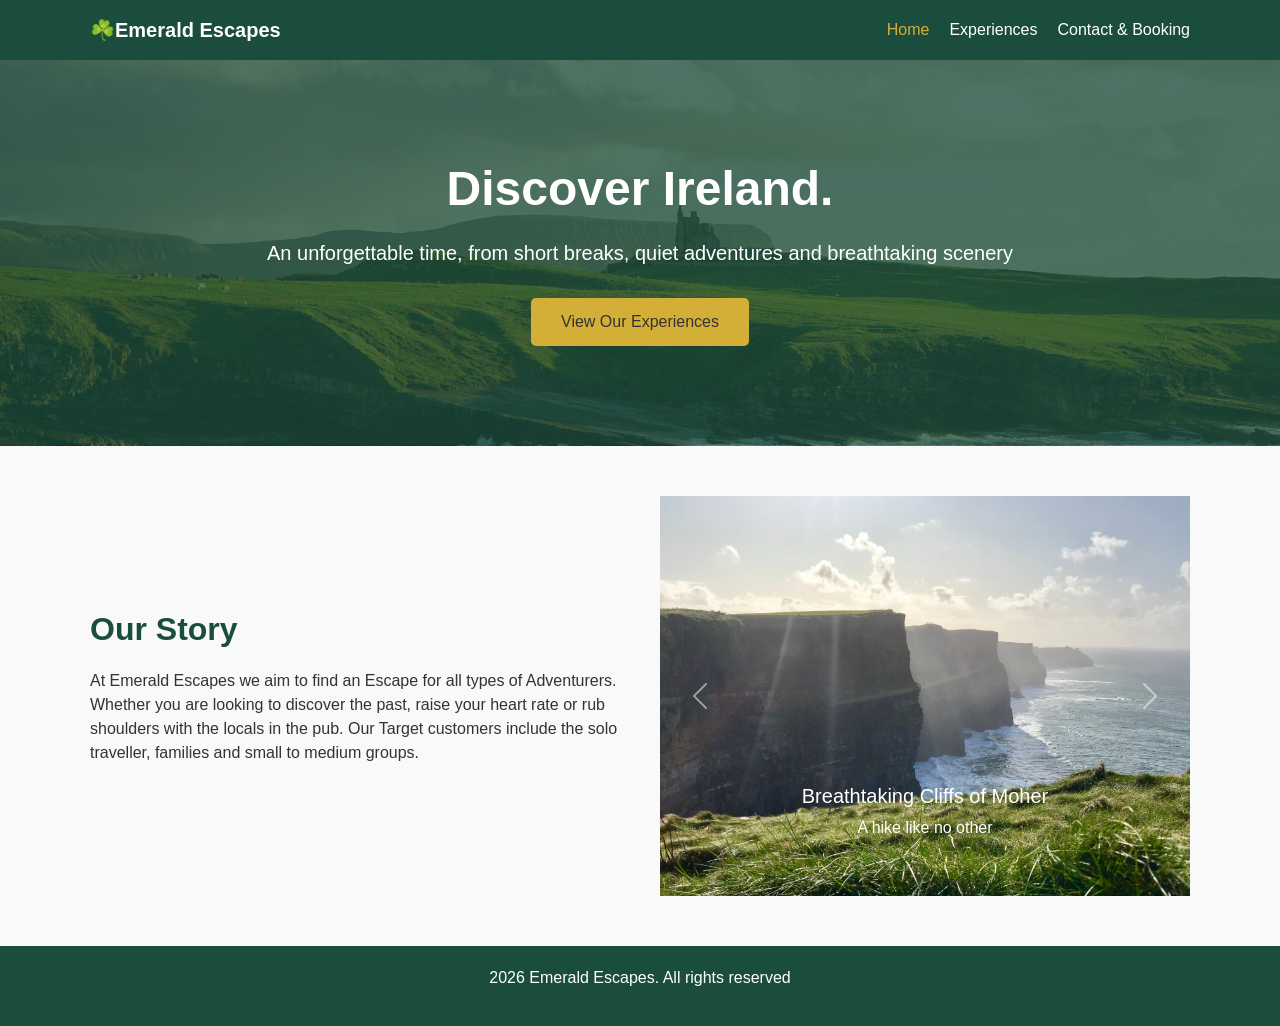
<file: index.html>
<!DOCTYPE html>
<html lang="en">
<head>
    <meta charset="UTF-8">
    <meta name="viewport" content="width=device-width, initial-scale=1.0">
    <title>Emerald Escapes Home</title>
    <!-- bootstrap css -->
    <link href="https://cdn.jsdelivr.net/npm/bootstrap@5.3.0/dist/css/bootstrap.min.css" rel="stylesheet">
    <script src="https://cdn.jsdelivr.net/npm/bootstrap@5.3.0/dist/js/bootstrap.bundle.min.js"></script>
    <script src="script.js" defer></script>
    <link rel="stylesheet" href="style.css">
</head>
<body>
<!-- Navigation bar-->
    <nav class="navbar">
        <div class="navbarContainer">
            <a class="logo" href="index.html"><span>☘&#xFE0F;</span><span>Emerald Escapes</span></a>
            <ul class="pageLinks">
                <li><a class="active" href="index.html">Home</a></li>
                <li><a href="experiences.html">Experiences</a></li>
                <li><a href="contact.html">Contact & Booking</a></li>
            </ul>

        </div>
    </nav>

<!-- banner -->
    <header class="banner">
        <div>
            <h1>Discover Ireland.</h1>
            <p>An unforgettable time, from short breaks, quiet adventures and breathtaking scenery</p>
            <a href="experiences.html" class="experienceButton">View Our Experiences</a>
        </div>
    </header>


    <!-- Main Section -->
    <main class="main">
        <section class="mainSection">
            <div>
                <h2 class="mainSectionTitle">Our Story</h2>
                <p>At Emerald Escapes we aim to find an Escape for all types of Adventurers. Whether you are looking to discover the past, raise  your heart rate or rub shoulders with the
                 locals in the pub.

                    Our Target customers include the solo traveller, families and small to medium groups.
                </p>
            </div>
            <div>

                <!--Carousel  example adapted from https://getbootstrap.com/docs/5.0/components/carousel/ -->
                <div id="featuredCarousel" class="carousel slide carousel-fade" data-bs-ride="carousel">
                    <div class="carousel-inner">
                        <div class="carousel-item active">
                            <a href="experiences.html" class="slideLink">
                                <img src="images/CliffsMoher.jpg" class="d-block w-100 carouselImage" alt="Cliffs of Moher on the Clare coast">
                                <div class="carousel-caption d-none d-md-block">
                                    <h5>Breathtaking Cliffs of Moher</h5>
                                    <p>A hike like no other</p>
                                </div>
                            </a>
                        </div>
                        <div class="carousel-item">
                            <a href="experiences.html" class="slideLink">
                                <img src="images/Kayaking.jpg" class="d-block w-100 carouselImage" alt="Kayaking off the Coast">
                                <div class="carousel-caption d-none d-md-block">
                                    <h5>Sea Kayaking</h5>
                                    <p>Kayak the wild Atlantic coast</p>
                                </div>
                            </a>
                        </div>
                        <div class="carousel-item">
                            <a href="experiences.html" class="slideLink">
                                <img src="images/AranIsland.jpg" class="d-block w-100 carouselImage" alt="Aran Island">
                                <div class="carousel-caption d-none d-md-block">
                                    <h5>Aran Islands</h5>
                                    <p>Meet the real rural Ireland</p>
                                </div>
                            </a>
                        </div>
                    </div>
                    <button class="carousel-control-prev" type="button" data-bs-target="#featuredCarousel" data-bs-slide="prev">
                        <span class="carousel-control-prev-icon" aria-hidden="true"></span>
                        <span class="visually-hidden">Previous</span>
                    </button>
                    <button class="carousel-control-next" type="button" data-bs-target="#featuredCarousel" data-bs-slide="next">
                        <span class="carousel-control-next-icon" aria-hidden="true"></span>
                        <span class="visually-hidden">Next</span>
                    </button>
                </div>

            </div>
        </section>
    </main>

    <footer class="footer">
       <p>2026 Emerald Escapes. All rights reserved</p>
    </footer>

</body>
</html>
</file>
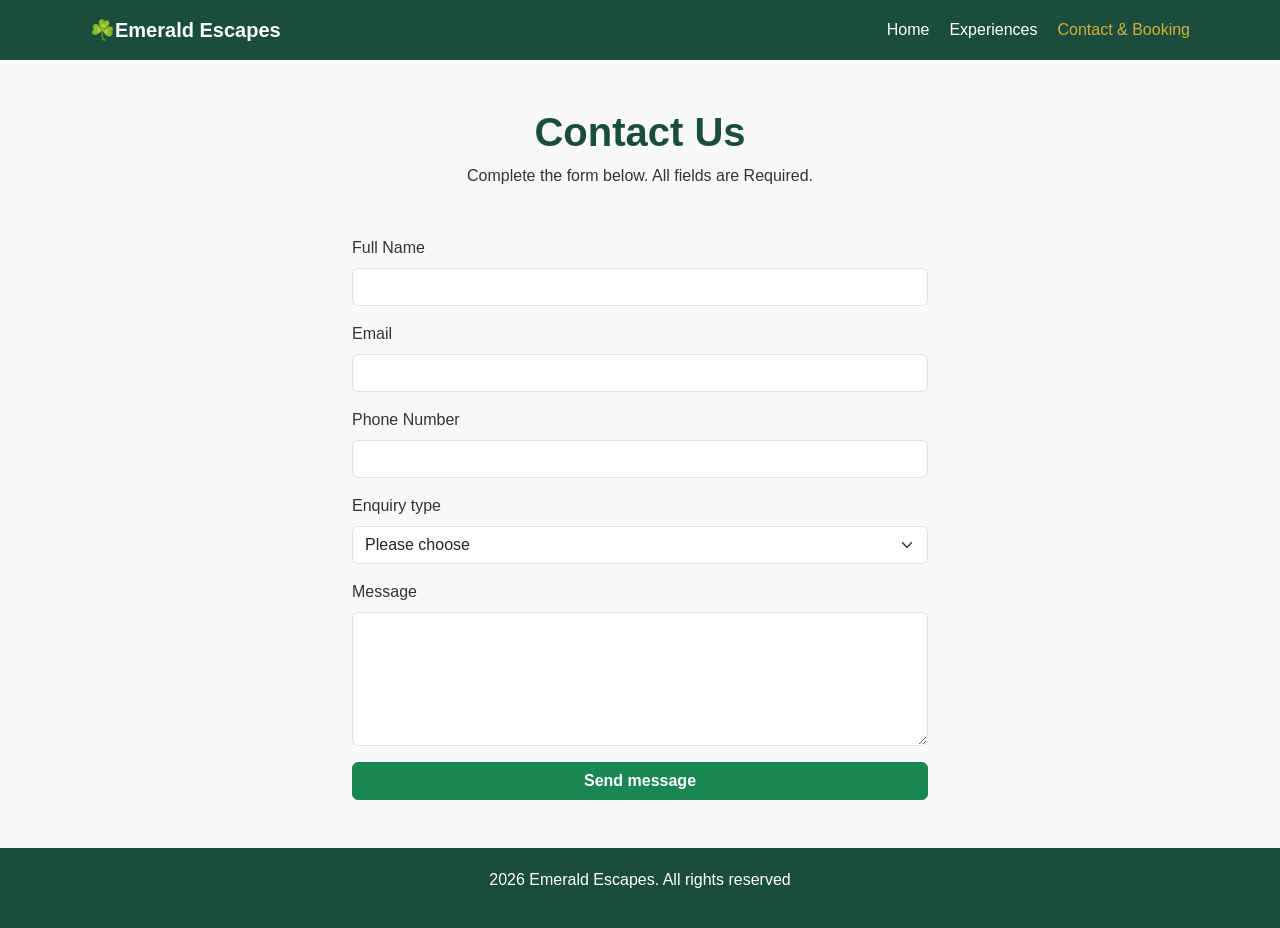
<file: contact.html>
<!--//https://getbootstrap.com/docs/4.3/components/forms/
//https://getbootstrap.com/docs/4.3/components/buttons/ -->

<!DOCTYPE html>
<html lang="en">
<head>
    <meta charset="UTF-8">
    <meta name="viewport" content="width=device-width, initial-scale=1.0">
    <title>Emerald Escapes - Contact & Booking</title>
    <link href="https://cdn.jsdelivr.net/npm/bootstrap@5.3.0/dist/css/bootstrap.min.css" rel="stylesheet">
    <script src="script.js" defer></script>
    <link rel="stylesheet" href="style.css">
</head>
<body>
<!-- Navigation bar-->
<nav class="navbar">
    <div class="navbarContainer">
        <a class="logo" href="index.html"><span>☘&#xFE0F;</span><span>Emerald Escapes</span></a>
        <ul class="pageLinks">
            <li><a  href="index.html">Home</a></li>
            <li><a href="experiences.html">Experiences</a></li>
            <li><a class="active" href="contact.html">Contact & Booking</a></li>
        </ul>
    </div>
</nav>
<header class="container text-center my-5">
    <h1 class="fw-bold" style="color: #1b4d3e;">Contact Us</h1>
    <p>Complete the form below. All fields are Required.</p>
</header>

<main class ="container my-5" style="max-width: 600px;">


    <form id="contactForm" novalidate>
        <div class="mb-3">
            <label for="fullName" class="form-label" >Full Name</label>
            <input type= "text" class="form-control" id="fullName" autocomplete="name" required>
        </div>
        <div class="mb-3">
            <label for="email" class="form-label" >Email</label>
            <input type="email" class="form-control" id="email" autocomplete="email" required>
        </div>
        <div class="mb-3">
            <label for="phone" class="form-label">Phone Number</label>
            <input type="tel" class="form-control" id="phone" autocomplete="tel" required>
        </div>
        <div class="mb-3">
        <label for="enquiry" class="form-label" >Enquiry type</label>
            <select id="enquiry" class="form-select" name="enquiry" required>
                <option value=""> Please choose </option>
                <option value="booking"> Booking </option>
                <option value="general"> General Information </option>
                <option value="payment"> Payment </option>
                <option value="other"> Other </option>
            </select>
        </div>
        <div class="mb-3">
        <label for="message" class="form-label" >Message</label>
        <textarea id="message" class="form-control" name="message" rows="5" required></textarea>
        </div>

        <div class="mb-3">
        <button type="submit" class="btn btn-success fw-bold w-100">Send message</button>
        </div>

    </form>
    <p id="result"></p>
</main>




<footer class="footer">
    <p>2026 Emerald Escapes. All rights reserved</p>
</footer>

</body>
</html>
</file>
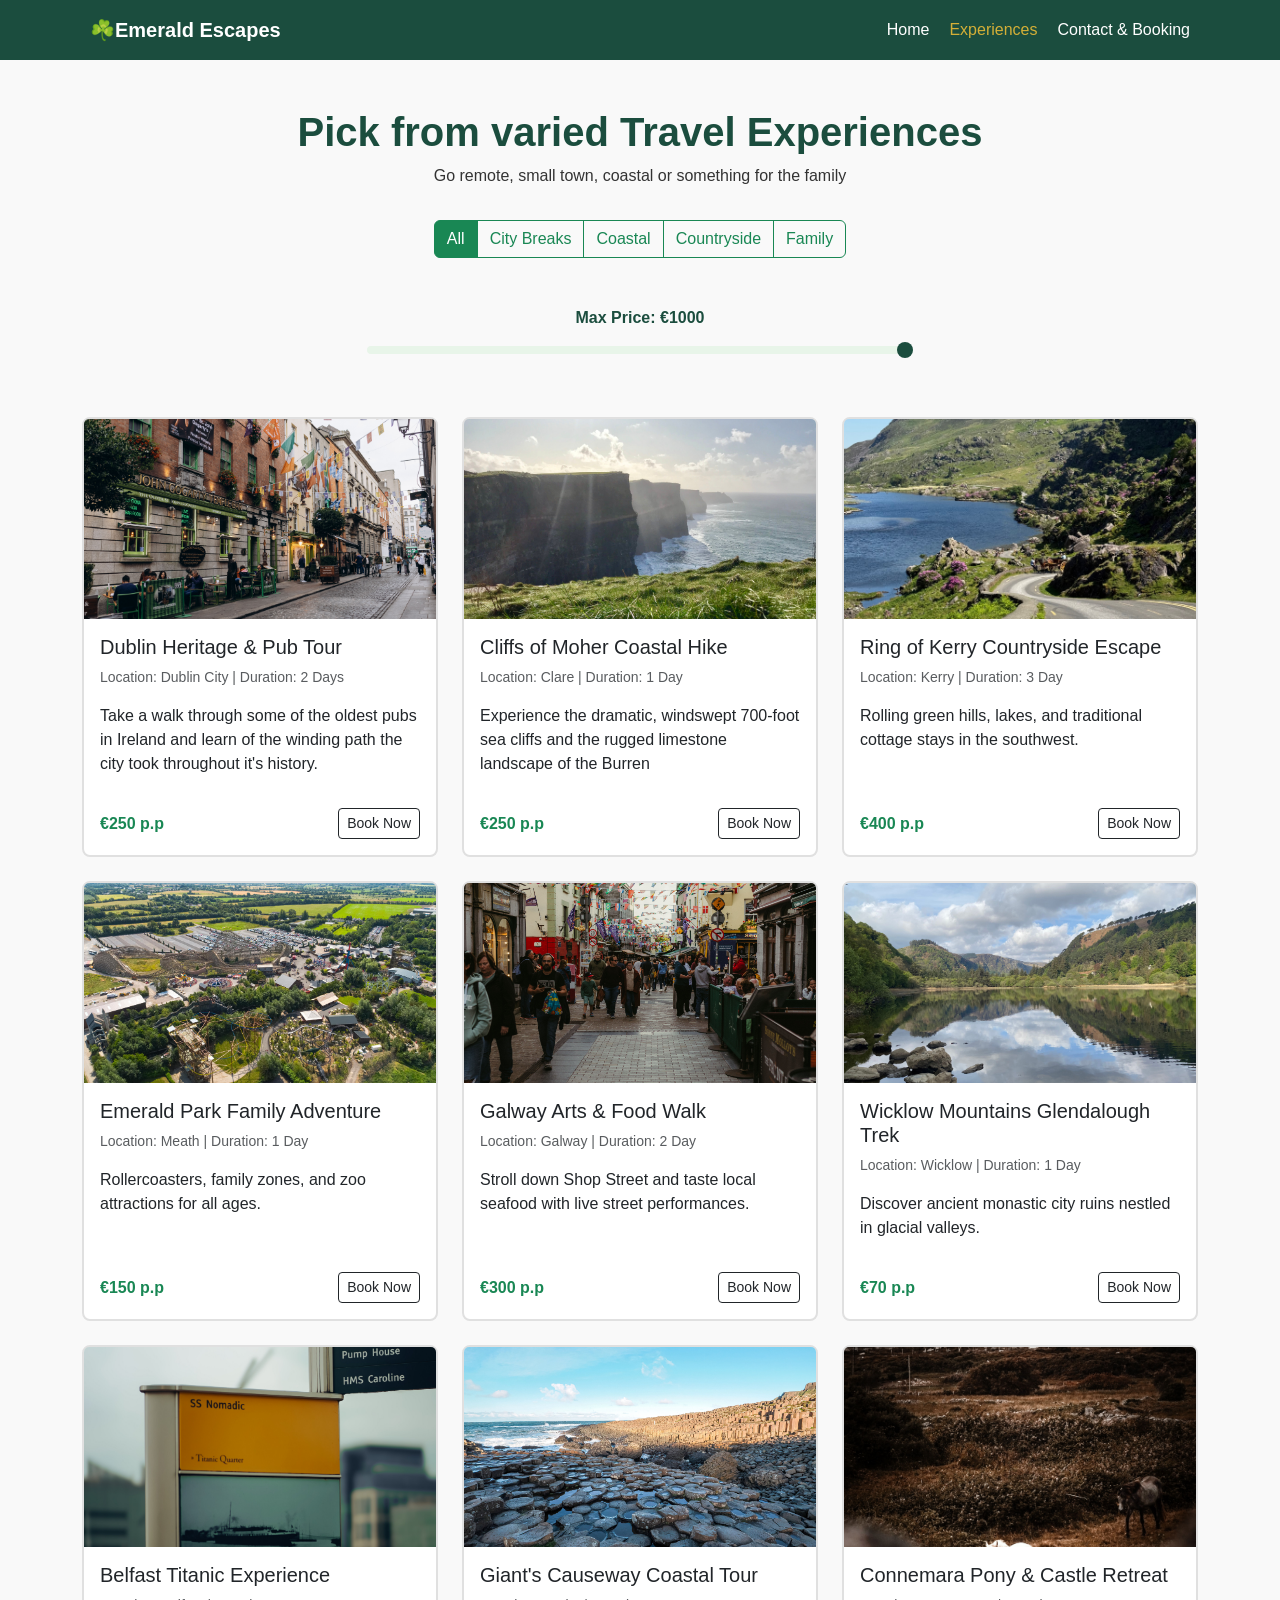
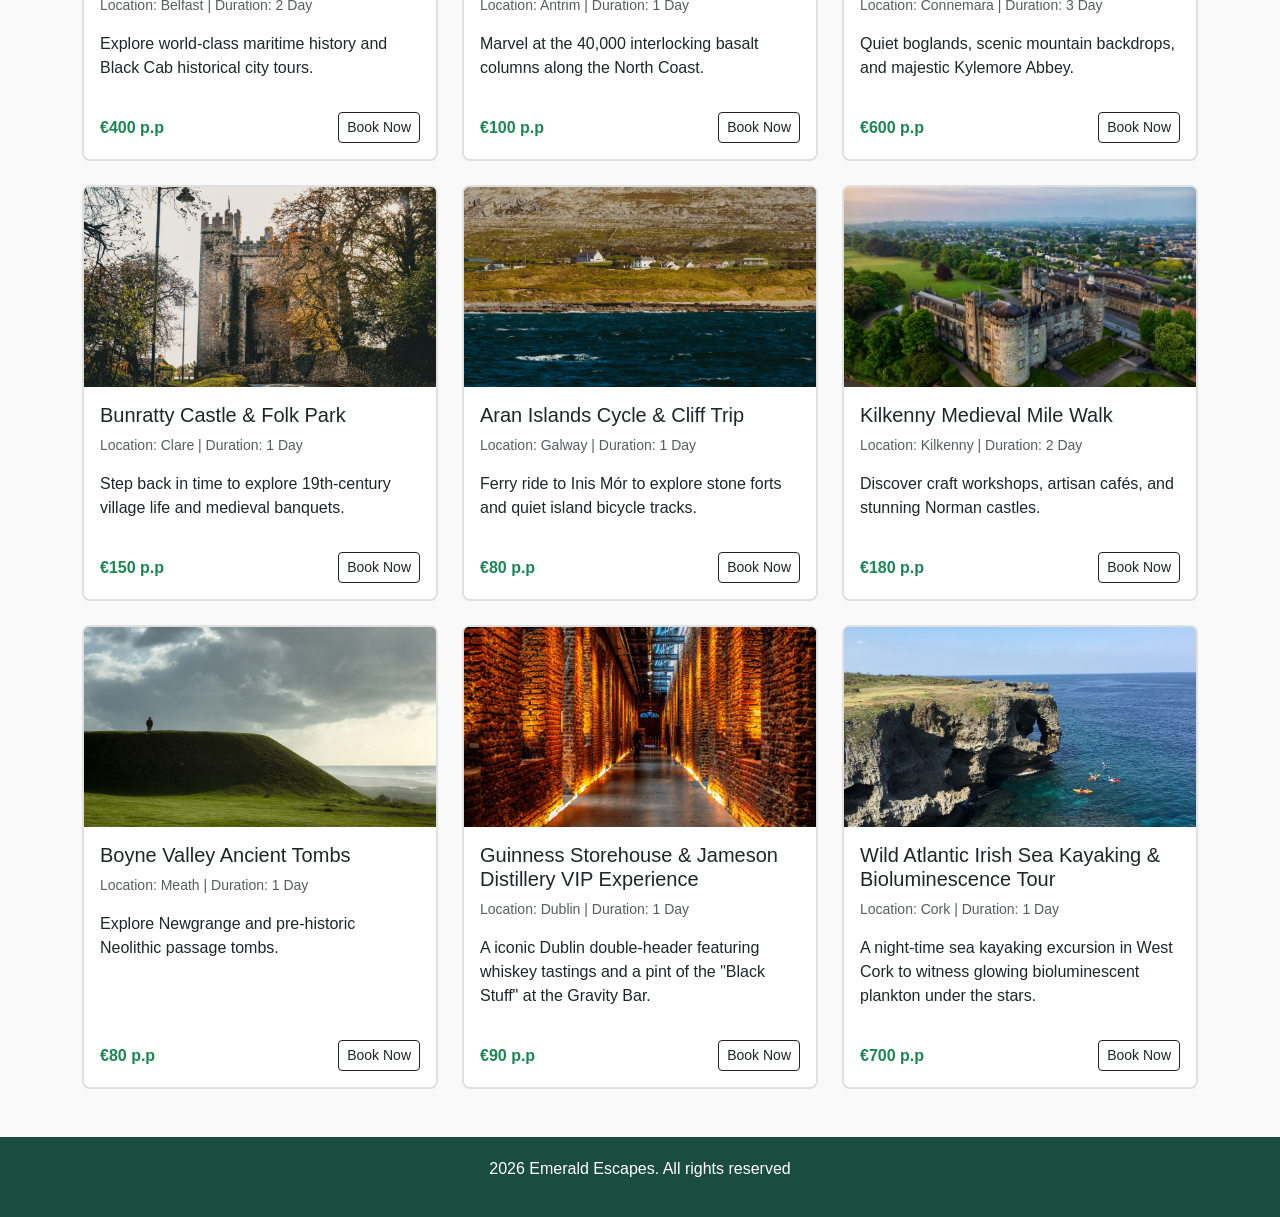
<file: experiences.html>
<!DOCTYPE html>
<html lang="en">
<head>
    <meta charset="UTF-8">
    <meta name="viewport" content="width=device-width, initial-scale=1.0">
    <title>Emerald Escapes - Experiences</title>
    <!--load boostrap first before style or waste time chasing BS ghosts -->
    <link href="https://cdn.jsdelivr.net/npm/bootstrap@5.3.0/dist/css/bootstrap.min.css" rel="stylesheet">
    <script src="script.js" defer></script>
    <link rel="stylesheet" href="style.css">


</head>
<body>
    <!-- navigation bar -->
    <nav class="navbar">
        <div class="navbarContainer">
            <a class="logo" href="index.html"><span>☘&#xFE0F;</span><span>Emerald Escapes</span></a>
            <ul class="pageLinks">
                <li><a href="index.html">Home</a></li>
                <li><a class="active" href="experiences.html">Experiences</a></li>
                <li><a href="contact.html">Contact & Booking</a></li>
            </ul>
        </div>
    </nav>
    <!-- header-->
    <header class="container text-center my-5">
        <h1 class="fw-bold" style="color: #1b4d3e;">Pick from varied Travel Experiences</h1>
        <p class="subtext">Go remote, small town, coastal or something for the family</p>

        <!-- Buttons for types of breaks source https://getbootstrap.com/docs/5.0/components/button-group/ -->
        <div class="btn-group mt-3 flex-wrap" role="group" aria-label="Filter Experiences">
            <button type="button" class="btn btn-outline-success active filter-btn" data-filter="all">All</button>
            <button type="button" class="btn btn-outline-success filter-btn" data-filter="city">City Breaks</button>
            <button type="button" class="btn btn-outline-success filter-btn" data-filter="coastal">Coastal</button>
            <button type="button" class="btn btn-outline-success filter-btn" data-filter="countryside">Countryside</button>
            <button type="button" class="btn btn-outline-success filter-btn" data-filter="family">Family</button>
        </div>




    </header>




    <!--example take from https://github.com/mdbootstrap/bootstrap-card-columns and also https://bootstrapexamples.com/@prajwal/responsive-card-grid-->
    <!-- main class to keep cards away from sides  change to containder class as cards appeared too small-->
    <main class="container mb-5">

        <div class="row justify-content-center mb-5">
            <div class="col-md-6 text-center">
                <label for="priceRange" class="form-label fw-bold" style="color: #1b4d3e;">Max Price: €<span id="priceOutput">1000</span></label>
                <input type="range" class="form-range" id="priceRange" min="0" max="1000" step="50" value="1000">
            </div>
        </div>

        <div class="row row-cols-1 row-cols-md-2 row-cols-lg-3 g-4" id="experiences">
            <!--first card in grid // add data for javascript-->
            <div class="col" data-category="city" data-price="250">
                <!-- add h-100 to fill all column height-->
                <div class="card h-100">
                    <img src="images/DublinPub.jpg" class="card-img-top" alt="DublinPub">
                    <!-- flex to match height and get buttons to stick  -->
                    <div class="card-body d-flex flex-column">
                        <h5 class="card-title">Dublin Heritage & Pub Tour</h5>
                        <p class="card-text text-muted small">Location: Dublin City | Duration: 2 Days</p>
                        <p class="card-text">
                            Take a walk through some of the oldest pubs in Ireland and learn of the winding path the city took throughout it's history.
                        </p>
                        <!--price and button https://getbootstrap.com/docs/5.0/utilities/flex/#enable-flex-behaviors -->
                        <div class="mt-auto d-flex justify-content-between align-items-center pt-3">
                        <span class="fw-bold text-success">€250 p.p</span>
                        <a href="contact.html" class="btn btn-sm btn-outline-dark">Book Now</a>
                        </div>
                    </div>
                </div>
            </div>
            <div class="col" data-category="coastal" data-price="250">
                <!-- add h-100 to fill all column height-->
                <div class="card h-100">
                    <img src="images/CliffsMoher.jpg" class="card-img-top" alt="cliffs of Moher">
                    <!-- flex to match height and get buttons to stick  -->
                    <div class="card-body d-flex flex-column">
                        <h5 class="card-title">Cliffs of Moher Coastal Hike</h5>
                        <p class="card-text text-muted small">Location: Clare | Duration: 1 Day</p>
                        <p class="card-text">
                            Experience the dramatic, windswept 700-foot sea cliffs and the rugged limestone landscape of the Burren
                        </p>
                        <!--price and button https://getbootstrap.com/docs/5.0/utilities/flex/#enable-flex-behaviors -->
                        <div class="mt-auto d-flex justify-content-between align-items-center pt-3">
                            <span class="fw-bold text-success">€250 p.p</span>
                            <a href="contact.html" class="btn btn-sm btn-outline-dark">Book Now</a>
                        </div>
                    </div>
                </div>
            </div>
            <div class="col" data-category="countryside" data-price="400">
                <!-- add h-100 to fill all column height-->
                <div class="card h-100">
                    <img src="images/RingOfKerry.jpg" class="card-img-top" alt="Ring of Kerry">
                    <!-- flex to match height and get buttons to stick  -->
                    <div class="card-body d-flex flex-column">
                        <h5 class="card-title">Ring of Kerry Countryside Escape</h5>
                        <p class="card-text text-muted small">Location: Kerry | Duration: 3 Day</p>
                        <p class="card-text">
                            Rolling green hills, lakes, and traditional cottage stays in the southwest.
                        </p>
                        <!--price and button https://getbootstrap.com/docs/5.0/utilities/flex/#enable-flex-behaviors -->
                        <div class="mt-auto d-flex justify-content-between align-items-center pt-3">
                            <span class="fw-bold text-success">€400 p.p</span>
                            <a href="contact.html" class="btn btn-sm btn-outline-dark">Book Now</a>
                        </div>
                    </div>
                </div>
            </div>
            <div class="col" data-category="family" data-price="150">
                <!-- add h-100 to fill all column height-->
                <div class="card h-100">
                    <img src="images/EmeraldPark.jpg" class="card-img-top" alt="Emerald Park">
                    <!-- flex to match height and get buttons to stick  -->
                    <div class="card-body d-flex flex-column">
                        <h5 class="card-title">Emerald Park Family Adventure</h5>
                        <p class="card-text text-muted small">Location: Meath | Duration: 1 Day</p>
                        <p class="card-text">
                            Rollercoasters, family zones, and zoo attractions for all ages.
                        </p>
                        <!--price and button https://getbootstrap.com/docs/5.0/utilities/flex/#enable-flex-behaviors -->
                        <div class="mt-auto d-flex justify-content-between align-items-center pt-3">
                            <span class="fw-bold text-success">€150 p.p</span>
                            <a href="contact.html" class="btn btn-sm btn-outline-dark">Book Now</a>
                        </div>
                    </div>
                </div>
            </div>
            <div class="col" data-category="city" data-price="300">
                <!-- add h-100 to fill all column height-->
                <div class="card h-100">
                    <img src="images/Galway.jpg" class="card-img-top" alt="Galway">
                    <!-- flex to match height and get buttons to stick  -->
                    <div class="card-body d-flex flex-column">
                        <h5 class="card-title">Galway Arts & Food Walk</h5>
                        <p class="card-text text-muted small">Location: Galway | Duration: 2 Day</p>
                        <p class="card-text">
                            Stroll down Shop Street and taste local seafood with live street performances.
                        </p>
                        <!--price and button https://getbootstrap.com/docs/5.0/utilities/flex/#enable-flex-behaviors -->
                        <div class="mt-auto d-flex justify-content-between align-items-center pt-3">
                            <span class="fw-bold text-success">€300 p.p</span>
                            <a href="contact.html" class="btn btn-sm btn-outline-dark">Book Now</a>
                        </div>
                    </div>
                </div>
            </div>
            <div class="col" data-category="countryside" data-price="70">
                <!-- add h-100 to fill all column height-->
                <div class="card h-100">
                    <img src="images/Glendalough.jpg" class="card-img-top" alt="Glendalough">
                    <!-- flex to match height and get buttons to stick  -->
                    <div class="card-body d-flex flex-column">
                        <h5 class="card-title">Wicklow Mountains Glendalough Trek</h5>
                        <p class="card-text text-muted small">Location: Wicklow | Duration: 1 Day</p>
                        <p class="card-text">
                            Discover ancient monastic city ruins nestled in glacial valleys.
                        </p>
                        <!--price and button https://getbootstrap.com/docs/5.0/utilities/flex/#enable-flex-behaviors -->
                        <div class="mt-auto d-flex justify-content-between align-items-center pt-3">
                            <span class="fw-bold text-success">€70 p.p</span>
                            <a href="contact.html" class="btn btn-sm btn-outline-dark">Book Now</a>
                        </div>
                    </div>
                </div>
            </div>
            <div class="col" data-category="city" data-price="400">
                <!-- add h-100 to fill all column height-->
                <div class="card h-100">
                    <img src="images/Titanic.jpg" class="card-img-top" alt="Titanic">
                    <!-- flex to match height and get buttons to stick  -->
                    <div class="card-body d-flex flex-column">
                        <h5 class="card-title">Belfast Titanic Experience</h5>
                        <p class="card-text text-muted small">Location: Belfast | Duration: 2 Day</p>
                        <p class="card-text">
                            Explore world-class maritime history and Black Cab historical city tours.
                        </p>
                        <!--price and button https://getbootstrap.com/docs/5.0/utilities/flex/#enable-flex-behaviors -->
                        <div class="mt-auto d-flex justify-content-between align-items-center pt-3">
                            <span class="fw-bold text-success">€400 p.p</span>
                            <a href="contact.html" class="btn btn-sm btn-outline-dark">Book Now</a>
                        </div>
                    </div>
                </div>
            </div>
            <div class="col" data-category="coastal" data-price="100">
                <!-- add h-100 to fill all column height-->
                <div class="card h-100">
                    <img src="images/GiantsCauseWay.jpg" class="card-img-top" alt="Giants Cause Way">
                    <!-- flex to match height and get buttons to stick  -->
                    <div class="card-body d-flex flex-column">
                        <h5 class="card-title">Giant's Causeway Coastal Tour</h5>
                        <p class="card-text text-muted small">Location: Antrim | Duration: 1 Day</p>
                        <p class="card-text">
                            Marvel at the 40,000 interlocking basalt columns along the North Coast.
                        </p>
                        <!--price and button https://getbootstrap.com/docs/5.0/utilities/flex/#enable-flex-behaviors -->
                        <div class="mt-auto d-flex justify-content-between align-items-center pt-3">
                            <span class="fw-bold text-success">€100 p.p</span>
                            <a href="contact.html" class="btn btn-sm btn-outline-dark">Book Now</a>
                        </div>
                    </div>
                </div>
            </div>
            <div class="col" data-category="countryside" data-price="600">
                <!-- add h-100 to fill all column height-->
                <div class="card h-100">
                    <img src="images/ConnemaraPony.jpg" class="card-img-top" alt="Pony">
                    <!-- flex to match height and get buttons to stick  -->
                    <div class="card-body d-flex flex-column">
                        <h5 class="card-title">Connemara Pony & Castle Retreat</h5>
                        <p class="card-text text-muted small">Location: Connemara | Duration: 3 Day</p>
                        <p class="card-text">
                            Quiet boglands, scenic mountain backdrops, and majestic Kylemore Abbey.
                        </p>
                        <!--price and button https://getbootstrap.com/docs/5.0/utilities/flex/#enable-flex-behaviors -->
                        <div class="mt-auto d-flex justify-content-between align-items-center pt-3">
                            <span class="fw-bold text-success">€600 p.p</span>
                            <a href="contact.html" class="btn btn-sm btn-outline-dark">Book Now</a>
                        </div>
                    </div>
                </div>
            </div>
            <div class="col" data-category="family" data-price="150">
                <!-- add h-100 to fill all column height-->
                <div class="card h-100">
                    <img src="images/BunrattyCastle.jpg" class="card-img-top" alt="Bunratty Castle">
                    <!-- flex to match height and get buttons to stick  -->
                    <div class="card-body d-flex flex-column">
                        <h5 class="card-title">Bunratty Castle & Folk Park</h5>
                        <p class="card-text text-muted small">Location: Clare | Duration: 1 Day</p>
                        <p class="card-text">
                            Step back in time to explore 19th-century village life and medieval banquets.
                        </p>
                        <!--price and button https://getbootstrap.com/docs/5.0/utilities/flex/#enable-flex-behaviors -->
                        <div class="mt-auto d-flex justify-content-between align-items-center pt-3">
                            <span class="fw-bold text-success">€150 p.p</span>
                            <a href="contact.html" class="btn btn-sm btn-outline-dark">Book Now</a>
                        </div>
                    </div>
                </div>
            </div>
            <div class="col" data-category="coastal" data-price="80">
                <!-- add h-100 to fill all column height-->
                <div class="card h-100">
                    <img src="images/AranIsland.jpg" class="card-img-top" alt="Aran Islands">
                    <!-- flex to match height and get buttons to stick  -->
                    <div class="card-body d-flex flex-column">
                        <h5 class="card-title">Aran Islands Cycle & Cliff Trip</h5>
                        <p class="card-text text-muted small">Location: Galway | Duration: 1 Day</p>
                        <p class="card-text">
                            Ferry ride to Inis Mór to explore stone forts and quiet island bicycle tracks.
                        </p>
                        <!--price and button https://getbootstrap.com/docs/5.0/utilities/flex/#enable-flex-behaviors -->
                        <div class="mt-auto d-flex justify-content-between align-items-center pt-3">
                            <span class="fw-bold text-success">€80 p.p</span>
                            <a href="contact.html" class="btn btn-sm btn-outline-dark">Book Now</a>
                        </div>
                    </div>
                </div>
            </div>
            <div class="col" data-category="city" data-price="180">
                <!-- add h-100 to fill all column height-->
                <div class="card h-100">
                    <img src="images/KilkennyCity.jpg" class="card-img-top" alt="Kilkenny">
                    <!-- flex to match height and get buttons to stick  -->
                    <div class="card-body d-flex flex-column">
                        <h5 class="card-title">Kilkenny Medieval Mile Walk</h5>
                        <p class="card-text text-muted small">Location: Kilkenny | Duration: 2 Day</p>
                        <p class="card-text">
                            Discover craft workshops, artisan cafés, and stunning Norman castles.
                        </p>
                        <!--price and button https://getbootstrap.com/docs/5.0/utilities/flex/#enable-flex-behaviors -->
                        <div class="mt-auto d-flex justify-content-between align-items-center pt-3">
                            <span class="fw-bold text-success">€180 p.p</span>
                            <a href="contact.html" class="btn btn-sm btn-outline-dark">Book Now</a>
                        </div>
                    </div>
                </div>
            </div>
            <div class="col" data-category="countryside" data-price="80">
                <!-- add h-100 to fill all column height-->
                <div class="card h-100">
                    <img src="images/BoyneValley.jpg" class="card-img-top" alt="NewGrange">
                    <!-- flex to match height and get buttons to stick  -->
                    <div class="card-body d-flex flex-column">
                        <h5 class="card-title">Boyne Valley Ancient Tombs</h5>
                        <p class="card-text text-muted small">Location: Meath | Duration: 1 Day</p>
                        <p class="card-text">
                            Explore Newgrange and pre-historic Neolithic passage tombs.
                        </p>
                        <!--price and button https://getbootstrap.com/docs/5.0/utilities/flex/#enable-flex-behaviors -->
                        <div class="mt-auto d-flex justify-content-between align-items-center pt-3">
                            <span class="fw-bold text-success">€80 p.p</span>
                            <a href="contact.html" class="btn btn-sm btn-outline-dark">Book Now</a>
                        </div>
                    </div>
                </div>
            </div>
            <div class="col" data-category="city" data-price="90">
                <!-- add h-100 to fill all column height-->
                <div class="card h-100">
                    <img src="images/Guinness.jpg" class="card-img-top" alt="Guinness">
                    <!-- flex to match height and get buttons to stick  -->
                    <div class="card-body d-flex flex-column">
                        <h5 class="card-title">Guinness Storehouse & Jameson Distillery VIP Experience</h5>
                        <p class="card-text text-muted small">Location: Dublin | Duration: 1 Day</p>
                        <p class="card-text">
                            A iconic Dublin double-header featuring whiskey tastings and a pint of the "Black Stuff" at the Gravity Bar.
                        </p>
                        <!--price and button https://getbootstrap.com/docs/5.0/utilities/flex/#enable-flex-behaviors -->
                        <div class="mt-auto d-flex justify-content-between align-items-center pt-3">
                            <span class="fw-bold text-success">€90 p.p</span>
                            <a href="contact.html" class="btn btn-sm btn-outline-dark">Book Now</a>
                        </div>
                    </div>
                </div>
            </div>
            <div class="col" data-category="coastal" data-price="700">
                <!-- add h-100 to fill all column height-->
                <div class="card h-100">
                    <img src="images/Kayaking.jpg" class="card-img-top" alt="Kayaking">
                    <!-- flex to match height and get buttons to stick  -->
                    <div class="card-body d-flex flex-column">
                        <h5 class="card-title">Wild Atlantic Irish Sea Kayaking & Bioluminescence Tour</h5>
                        <p class="card-text text-muted small">Location: Cork | Duration: 1 Day</p>
                        <p class="card-text">
                            A night-time sea kayaking excursion in West Cork to witness glowing bioluminescent plankton under the stars.
                        </p>
                        <!--price and button https://getbootstrap.com/docs/5.0/utilities/flex/#enable-flex-behaviors -->
                        <div class="mt-auto d-flex justify-content-between align-items-center pt-3">
                            <span class="fw-bold text-success">€700 p.p</span>
                            <a href="contact.html" class="btn btn-sm btn-outline-dark">Book Now</a>
                        </div>
                    </div>
                </div>
            </div>
    </div>
    </main>
    <footer class="footer">
        <p>2026 Emerald Escapes. All rights reserved</p>
    </footer>
</body>
</html>
</file>
<file: style.css>
/*
    colors
    white -         #ffffff
    dark green -    #1b4d3e
    green -         #2e6f5e
    light green -   #e8f5e9
    textCOLOURS
    gold           #d4af37
    dark            #333333
    bg-light -      #f9f9f9
    white -         #ffffff

*/




/* navigation bar */
.navbar{
    background-color: #1b4d3e;
    padding: 15px 0;
    width: 100%;
}

.navbarContainer {
    display: flex;
    width: 100%;
    max-width: 1140px;
    margin: 0 auto;
    justify-content: space-between;
    align-items: center;
    padding: 0 20px;
    flex-wrap: wrap;
    gap: 10px;
}

/* main page content */
.main{
    max-width: 1140px;
    margin: 50px auto;
    padding: 0 20px;
}

.mainSectionTitle{
    color: #1b4d3e;
    font-weight: bold;
    margin-bottom: 20px;
}

/* footer */
.footer{
    background-color: #1b4d3e;
    color: #ffffff;
    text-align: center;
    margin-top: 40px;
    padding: 20px 0;
}
/* page defaults: font and colours */
body{
    font-family: CeraPro, Arial, sans-serif;
    color: #333333;
    background-color: #f9f9f9;
    margin: 0;
    padding: 0;
}
/* logo */
.logo{
    color: #ffffff;
    font-weight: bold;
    font-size: 1.25rem;
    text-decoration: none;
}


/* links in nav bar */
.pageLinks{
    list-style: none;
    display: flex;
    gap: 20px;
    margin: 0;
    padding: 0;
    flex-wrap: wrap;
}

.pageLinks a{
    color: #ffffff;
    font-weight: 500;
    text-decoration: none;
}

.pageLinks a:hover {
    color: #d4af37;

}

/*not working? ?? */
.pageLinks a.active {
    color: #d4af37;
}

/*Banner*/

.banner{
    background: linear-gradient(rgba(27, 77, 62, 0.75), rgba(27, 77, 62, 0.75)), url('images/IrishCoast2.jpg');
    background-size: cover;
    background-position: center;
    color: #ffffff;
    padding: 100px 20px;
    text-align: center;

}

.experienceButton{
    background-color: #d4af37;
    color: #333333;
    padding: 12px 30px;
    border-radius: 5px;
    text-decoration: none;
    display: inline-block;
    /*not working?? */
    transition: background-color 0.2s ease;
}

.experienceButton:hover{
    background-color: #b8972b;
    color: #333333;
}

.banner h1{
    font-size: 3rem;
    font-weight: bold;
    margin-bottom: 20px;
}

.banner p{
    font-size: 1.25rem;
    margin-bottom: 30px;
}

/* home page two-column story section */
.mainSection{
  display: grid;
  grid-template-columns: 1fr 1fr;
  gap: 40px;
  align-items: center;
}

.imageStyle{
    width: 100%;
    border-radius: 8px;
    box-shadow: 0 10px 20px rgba(0,0,0,0.15);
}

/* cards in grid*/
.card{
    transition: transform 0.3s, box-shadow 0.3s;
    border: 2px solid #e0e0e0;
    border-radius: 8px;

}

.card:hover {
    transform: translateY(-10px);
    box-shadow: 0 20px 30px rgba(0, 0, 0, 0.2);
}
.card-img-top {
    height: 200px;
    object-fit: cover;
}

/* slider colours*/
.form-range::-webkit-slider-thumb { background-color: #1b4d3e; }
.form-range::-moz-range-thumb { background-color: #1b4d3e; }
.form-range::-webkit-slider-runnable-track { background-color: #e8f5e9; }
.form-range::-moz-range-track { background-color: #e8f5e9; }


.carouselImage {
    height: 400px;
    object-fit: cover;
}
/* carousel link */
.slideLink {
    display: block;
    text-decoration: none;
 }

/* sets home page to stack verically so phone view works*/
 @media (max-width: 768px) {
       .mainSection {
           grid-template-columns: 1fr;
       }
   }




/*
.headerpage2 {
    color: 1b4d3e;
}

h1{
    color: 1b4d3e;
}
*/
</file>
